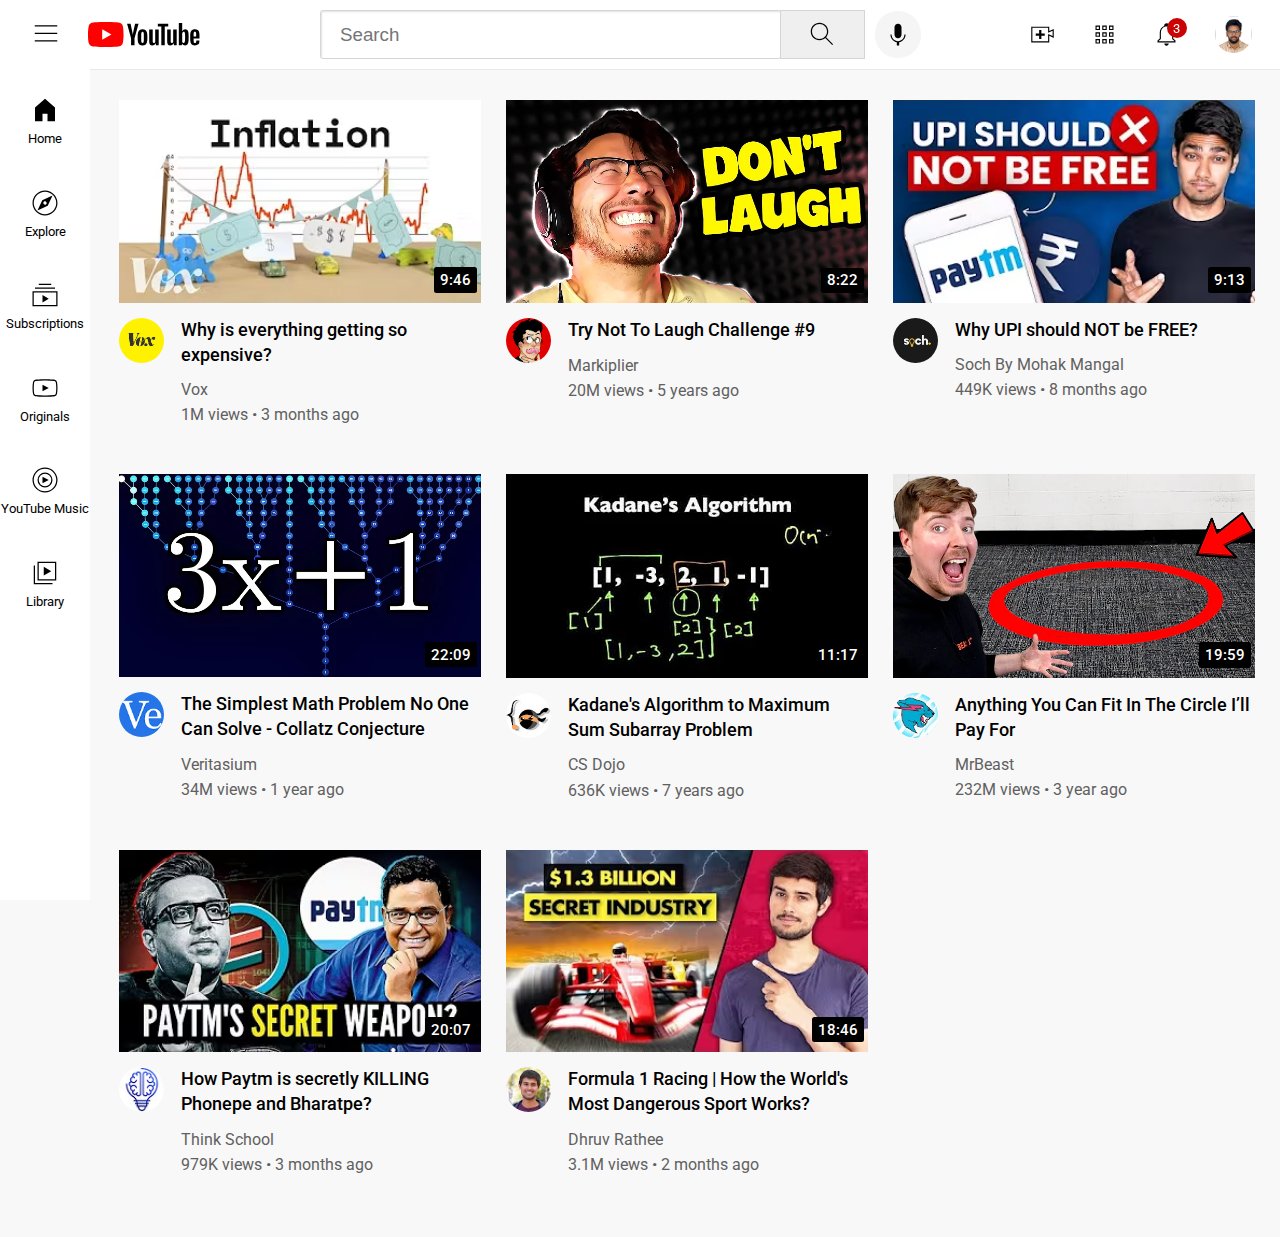
<file: index.html>
<!DOCTYPE html>
<html>
  <head>
    <title>
      Youtube Clone
    </title>
    <link rel="stylesheet" href="youtube-css/video-preview.css">
    <link rel="stylesheet" href="youtube-css/general.css">
    <link rel="stylesheet" href="youtube-css/header.css">
    <link rel="stylesheet" href="youtube-css/side-bar.css">
    <link rel="preconnect" href="https://fonts.googleapis.com">
    <link rel="preconnect" href="https://fonts.gstatic.com" crossorigin>
    <link href="https://fonts.googleapis.com/css2?family=Roboto:wght@400;500;700&display=swap" rel="stylesheet">
  </head>
  <body>
    <header class="header">
      <div class="left-section">
        <img src="icons/hamburger-menu.svg" class="hamburger-menu">
        <img src="icons/youtube-logo.svg" class="youtube-logo">
      </div>
      <div class="middle-section">
        <input type="text" class="search-box" placeholder="Search">
        <button class="search-button">
          <img src="icons/search.svg" class="search-image">
          <div class="tooltip">Search</div>
        </button>
        <button class="voice-button">
          <img src="icons/voice-search-icon.svg" class="voice-search-image">
          <div class="tooltip">Search with your voice</div>
        </button>
      </div>
      <div class="right-section">
          <div class="upload-container">
            <img src="icons/upload.svg" class="upload-image">
            <div class="tooltip">Create</div>
          </div>
          <div class="youtube-apps-container">
            <img src="icons/youtube-apps.svg" class="youtube-apps-image">
            <div class="tooltip">YouTube Apps</div>
          </div>
          <div class="notifications-link">
            <img src="icons/notifications.svg" class="notifications-image">
            <div class="notification-number">3</div>
            <div class="tooltip">Notifications</div>
          </div>
          <img src="channel-dp/personal-channel-dp.jpeg" class="personal-channel-image">
      </div>
    </header>
    <nav class="side-bar">
      <div class="side-bar-link">
        <img src="icons/home.svg" class="home-image">
        <p class="icon-names">Home</p>
      </div>
      <div class="side-bar-link">
        <img src="icons/explore.svg" class="icons-image">
        <p class="icon-names">Explore</p>
      </div>
      <div class="side-bar-link">
        <img src="icons/subscriptions.svg" class="subscriptions-image">
        <p class="icon-names">Subscriptions</p>
      </div>
      <div class="side-bar-link">
        <img src="icons/originals.svg" class="originals-image">
        <p class="icon-names">Originals</p>
      </div>
      <div class="side-bar-link">
        <img src="icons/youtube-music.svg" class="youtube-music-image">
        <p class="icon-names">YouTube Music</p>
      </div>
      <div class="side-bar-link">
        <img src="icons/library.svg" class="library-image">
        <p class="icon-names">Library</p>
      </div>
    </nav>
    <main>
      <section class="video-grid">
        <div class="video-preview">
          <div class="thumbnail-row">
            <a href="https://www.youtube.com/watch?v=qlKx8uc_ppU"><img class="thumbnail" src="thumbnails/thumbnail-1.avif"></a>
            <div class="video-time">9:46</div>
          </div>
          <div class="video-info-grid">
            <div class="channel-dp">
              <img src="channel-dp/channel-1.jpeg" class="channel-picture">
            </div>
            <div class="video-info">
              <p class="title">Why is everything getting so expensive?</p>
              <p class="channel-name">Vox</p>
              <p class="stats">1M views  &#x2022; 3 months ago</p>
            </div>
          </div>     
        </div>
        <div class="video-preview">
          <div class="thumbnail-row">
            <a href="https://www.youtube.com/watch?v=mP0RAo9SKZk"><img class="thumbnail" src="thumbnails/thumbnail-2.webp"></a>
            <div class="video-time">8:22</div>
          </div>
          <div class="video-info-grid">
            <div class="channel-dp">
              <img src="channel-dp/channel-2.jpeg" class="channel-picture">
            </div>
            <div class="video-info">
              <p class="title">Try Not To Laugh Challenge #9</p>
              <p class="channel-name">Markiplier</p>
              <p class="stats">20M views  &#x2022; 5 years ago</p>
            </div>
          </div>     
        </div>
        <div class="video-preview">
          <div class="thumbnail-row">
            <a href="https://www.youtube.com/watch?v=lHrK2MYe9Zg"><img class="thumbnail" src="thumbnails/thumbnail-3.avif"></a>
            <div class="video-time">9:13</div>
          </div>
          <div class="video-info-grid">
            <div class="channel-dp">
              <img src="channel-dp/channel-3.jpeg" class="channel-picture">
            </div>
            <div class="video-info">
              <p class="title">Why UPI should NOT be FREE?</p>
              <p class="channel-name">Soch By Mohak Mangal</p>
              <p class="stats">449K views  &#x2022; 8 months ago</p>
            </div>
          </div>     
        </div>
        <div class="video-preview">
          <div class="thumbnail-row">
            <a href="https://www.youtube.com/watch?v=094y1Z2wpJg"><img class="thumbnail" src="thumbnails/thumbnail-4.webp"></a>
            <div class="video-time">22:09</div>
          </div>
          <div class="video-info-grid">
            <div class="channel-dp">
              <img src="channel-dp/channel-4.jpeg" class="channel-picture">
            </div>
            <div class="video-info">
              <p class="title">
                The Simplest Math Problem No One Can Solve - Collatz Conjecture</p>
              <p class="channel-name">Veritasium</p>
              <p class="stats">34M views  &#x2022;  1 year ago</p>
            </div>
          </div>     
        </div>
        <div class="video-preview">
          <div class="thumbnail-row">
            <a href="https://www.youtube.com/watch?v=86CQq3pKSUw"><img class="thumbnail" src="thumbnails/thumbnail-5.webp"></a>
            <div class="video-time">11:17</div>
          </div>
          <div class="video-info-grid">
            <div class="channel-dp">
              <img src="channel-dp/channel-5.jpeg" class="channel-picture">
            </div>
            <div class="video-info">
              <p class="title">        
              Kadane's Algorithm to Maximum Sum Subarray Problem</p>
              <p class="channel-name">CS Dojo</p>
              <p class="stats">636K views &#x2022;  7 years ago</p>
            </div>
          </div>     
        </div>
        <div class="video-preview">
          <div class="thumbnail-row">
            <a href="https://www.youtube.com/watch?v=yXWw0_UfSFg"><img class="thumbnail" src="thumbnails/thumbnail-6.webp"></a>
            <div class="video-time">19:59</div>
          </div>
          <div class="video-info-grid">
            <div class="channel-dp">
              <img src="channel-dp/channel-6.jpeg" class="channel-picture">
            </div>
            <div class="video-info">
              <p class="title">        
                Anything You Can Fit In The Circle I’ll Pay For</p>
              <p class="channel-name">MrBeast</p>
              <p class="stats">232M views &#x2022;  3 year ago</p>
            </div>
          </div>     
        </div>
        <div class="video-preview">
          <div class="thumbnail-row">
            <a href="https://www.youtube.com/watch?v=7TcG9cPj2gA"><img class="thumbnail" src="thumbnails/thumbnail-7.avif"></a>
            <div class="video-time">20:07</div>
          </div>
          <div class="video-info-grid">
            <div class="channel-dp">
              <img src="channel-dp/channel-7.jpeg" class="channel-picture">
            </div>
            <div class="video-info">
              <p class="title">        
                How Paytm is secretly KILLING Phonepe and Bharatpe?</p>
              <p class="channel-name">Think School</p>
              <p class="stats">979K views &#x2022;  3 months ago</p>
            </div>
          </div>     
        </div>
        <div class="video-preview">
          <div class="thumbnail-row">
            <a href="https://www.youtube.com/watch?v=YYQXk1t_JHM"><img class="thumbnail" src="thumbnails/thumbnail-8.avif"></a>
            <div class="video-time">18:46</div>
          </div>
          <div class="video-info-grid">
            <div class="channel-dp">
              <img src="channel-dp/channel-8.jpeg" class="channel-picture">
            </div>
            <div class="video-info">
              <p class="title">        
                Formula 1 Racing | How the World's Most Dangerous Sport Works?</p>
              <p class="channel-name">Dhruv Rathee</p>
              <p class="stats">3.1M views &#x2022;  2 months ago</p>
            </div>
          </div>     
        </div>
  </section>
</main>
  </body>
</html>
</file>
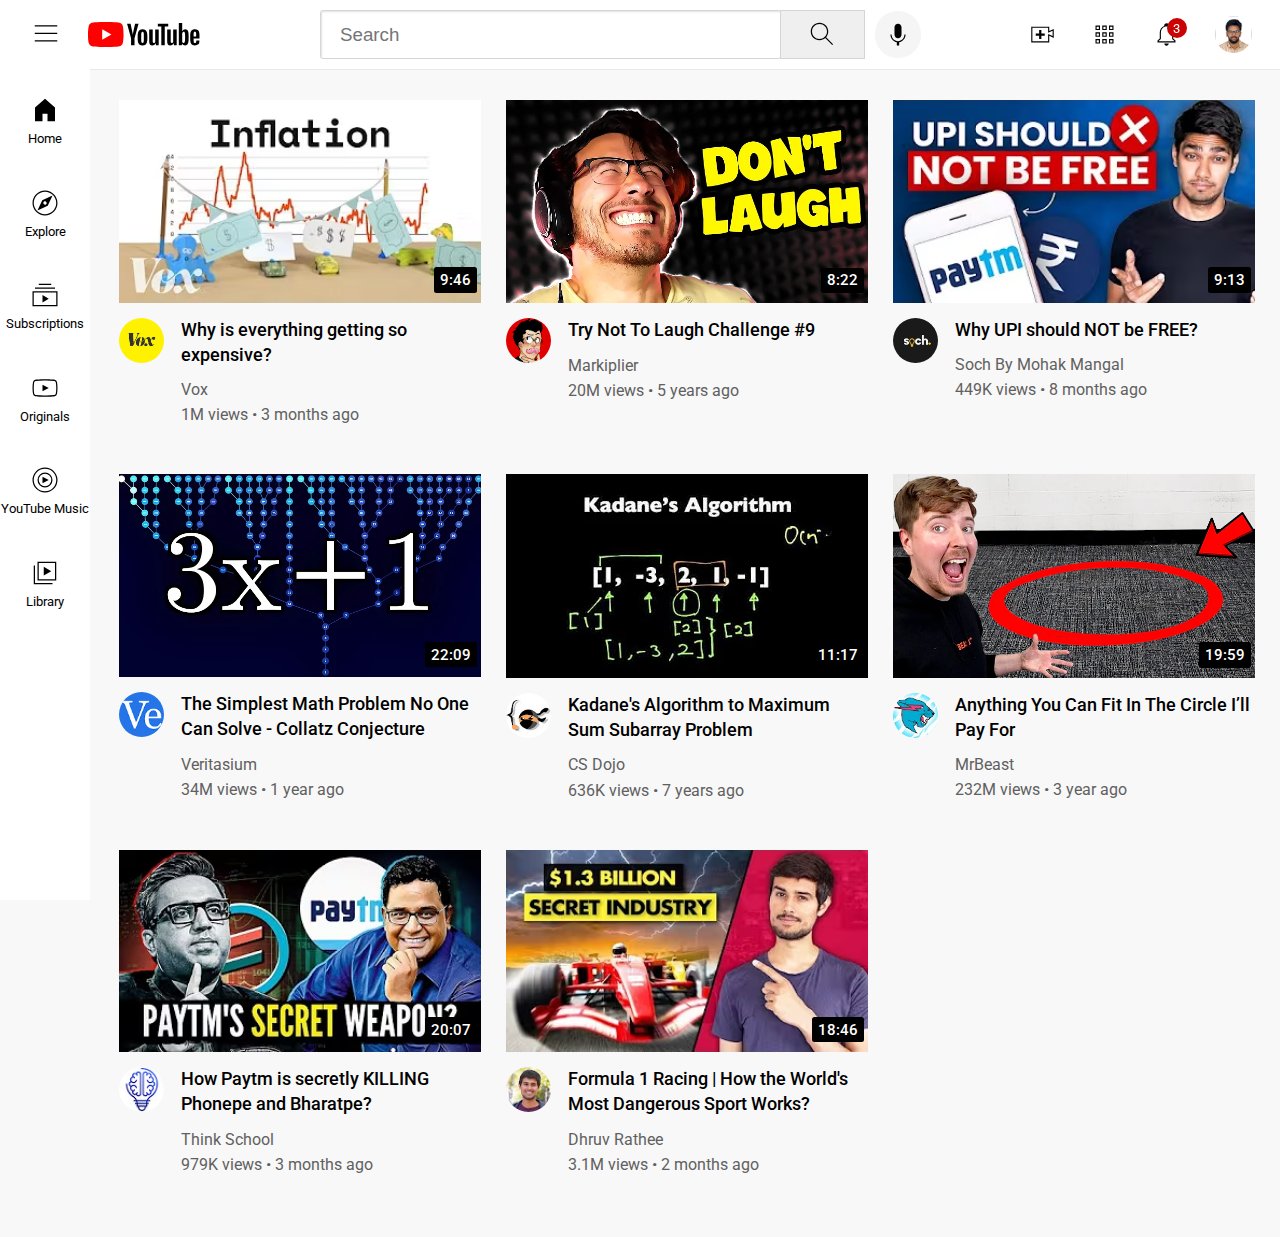
<file: youtube.html>
<!DOCTYPE html>
<html>
  <head>
    <title>
      Youtube Clone
    </title>
    <link rel="stylesheet" href="youtube-css/video-preview.css">
    <link rel="stylesheet" href="youtube-css/general.css">
    <link rel="stylesheet" href="youtube-css/header.css">
    <link rel="stylesheet" href="youtube-css/side-bar.css">
    <link rel="preconnect" href="https://fonts.googleapis.com">
    <link rel="preconnect" href="https://fonts.gstatic.com" crossorigin>
    <link href="https://fonts.googleapis.com/css2?family=Roboto:wght@400;500;700&display=swap" rel="stylesheet">
  </head>
  <body>
    <header class="header">
      <div class="left-section">
        <img src="icons/hamburger-menu.svg" class="hamburger-menu">
        <img src="icons/youtube-logo.svg" class="youtube-logo">
      </div>
      <div class="middle-section">
        <input type="text" class="search-box" placeholder="Search">
        <button class="search-button">
          <img src="icons/search.svg" class="search-image">
          <div class="tooltip">Search</div>
        </button>
        <button class="voice-button">
          <img src="icons/voice-search-icon.svg" class="voice-search-image">
          <div class="tooltip">Search with your voice</div>
        </button>
      </div>
      <div class="right-section">
          <div class="upload-container">
            <img src="icons/upload.svg" class="upload-image">
            <div class="tooltip">Create</div>
          </div>
          <div class="youtube-apps-container">
            <img src="icons/youtube-apps.svg" class="youtube-apps-image">
            <div class="tooltip">YouTube Apps</div>
          </div>
          <div class="notifications-link">
            <img src="icons/notifications.svg" class="notifications-image">
            <div class="notification-number">3</div>
            <div class="tooltip">Notifications</div>
          </div>
          <img src="channel-dp/personal-channel-dp.jpeg" class="personal-channel-image">
      </div>
    </header>
    <nav class="side-bar">
      <div class="side-bar-link">
        <img src="icons/home.svg" class="home-image">
        <p class="icon-names">Home</p>
      </div>
      <div class="side-bar-link">
        <img src="icons/explore.svg" class="icons-image">
        <p class="icon-names">Explore</p>
      </div>
      <div class="side-bar-link">
        <img src="icons/subscriptions.svg" class="subscriptions-image">
        <p class="icon-names">Subscriptions</p>
      </div>
      <div class="side-bar-link">
        <img src="icons/originals.svg" class="originals-image">
        <p class="icon-names">Originals</p>
      </div>
      <div class="side-bar-link">
        <img src="icons/youtube-music.svg" class="youtube-music-image">
        <p class="icon-names">YouTube Music</p>
      </div>
      <div class="side-bar-link">
        <img src="icons/library.svg" class="library-image">
        <p class="icon-names">Library</p>
      </div>
    </nav>
    <main>
      <section class="video-grid">
        <div class="video-preview">
          <div class="thumbnail-row">
            <a href="https://www.youtube.com/watch?v=qlKx8uc_ppU"><img class="thumbnail" src="thumbnails/thumbnail-1.avif"></a>
            <div class="video-time">9:46</div>
          </div>
          <div class="video-info-grid">
            <div class="channel-dp">
              <img src="channel-dp/channel-1.jpeg" class="channel-picture">
            </div>
            <div class="video-info">
              <p class="title">Why is everything getting so expensive?</p>
              <p class="channel-name">Vox</p>
              <p class="stats">1M views  &#x2022; 3 months ago</p>
            </div>
          </div>     
        </div>
        <div class="video-preview">
          <div class="thumbnail-row">
            <a href="https://www.youtube.com/watch?v=mP0RAo9SKZk"><img class="thumbnail" src="thumbnails/thumbnail-2.webp"></a>
            <div class="video-time">8:22</div>
          </div>
          <div class="video-info-grid">
            <div class="channel-dp">
              <img src="channel-dp/channel-2.jpeg" class="channel-picture">
            </div>
            <div class="video-info">
              <p class="title">Try Not To Laugh Challenge #9</p>
              <p class="channel-name">Markiplier</p>
              <p class="stats">20M views  &#x2022; 5 years ago</p>
            </div>
          </div>     
        </div>
        <div class="video-preview">
          <div class="thumbnail-row">
            <a href="https://www.youtube.com/watch?v=lHrK2MYe9Zg"><img class="thumbnail" src="thumbnails/thumbnail-3.avif"></a>
            <div class="video-time">9:13</div>
          </div>
          <div class="video-info-grid">
            <div class="channel-dp">
              <img src="channel-dp/channel-3.jpeg" class="channel-picture">
            </div>
            <div class="video-info">
              <p class="title">Why UPI should NOT be FREE?</p>
              <p class="channel-name">Soch By Mohak Mangal</p>
              <p class="stats">449K views  &#x2022; 8 months ago</p>
            </div>
          </div>     
        </div>
        <div class="video-preview">
          <div class="thumbnail-row">
            <a href="https://www.youtube.com/watch?v=094y1Z2wpJg"><img class="thumbnail" src="thumbnails/thumbnail-4.webp"></a>
            <div class="video-time">22:09</div>
          </div>
          <div class="video-info-grid">
            <div class="channel-dp">
              <img src="channel-dp/channel-4.jpeg" class="channel-picture">
            </div>
            <div class="video-info">
              <p class="title">
                The Simplest Math Problem No One Can Solve - Collatz Conjecture</p>
              <p class="channel-name">Veritasium</p>
              <p class="stats">34M views  &#x2022;  1 year ago</p>
            </div>
          </div>     
        </div>
        <div class="video-preview">
          <div class="thumbnail-row">
            <a href="https://www.youtube.com/watch?v=86CQq3pKSUw"><img class="thumbnail" src="thumbnails/thumbnail-5.webp"></a>
            <div class="video-time">11:17</div>
          </div>
          <div class="video-info-grid">
            <div class="channel-dp">
              <img src="channel-dp/channel-5.jpeg" class="channel-picture">
            </div>
            <div class="video-info">
              <p class="title">        
              Kadane's Algorithm to Maximum Sum Subarray Problem</p>
              <p class="channel-name">CS Dojo</p>
              <p class="stats">636K views &#x2022;  7 years ago</p>
            </div>
          </div>     
        </div>
        <div class="video-preview">
          <div class="thumbnail-row">
            <a href="https://www.youtube.com/watch?v=yXWw0_UfSFg"><img class="thumbnail" src="thumbnails/thumbnail-6.webp"></a>
            <div class="video-time">19:59</div>
          </div>
          <div class="video-info-grid">
            <div class="channel-dp">
              <img src="channel-dp/channel-6.jpeg" class="channel-picture">
            </div>
            <div class="video-info">
              <p class="title">        
                Anything You Can Fit In The Circle I’ll Pay For</p>
              <p class="channel-name">MrBeast</p>
              <p class="stats">232M views &#x2022;  3 year ago</p>
            </div>
          </div>     
        </div>
        <div class="video-preview">
          <div class="thumbnail-row">
            <a href="https://www.youtube.com/watch?v=7TcG9cPj2gA"><img class="thumbnail" src="thumbnails/thumbnail-7.avif"></a>
            <div class="video-time">20:07</div>
          </div>
          <div class="video-info-grid">
            <div class="channel-dp">
              <img src="channel-dp/channel-7.jpeg" class="channel-picture">
            </div>
            <div class="video-info">
              <p class="title">        
                How Paytm is secretly KILLING Phonepe and Bharatpe?</p>
              <p class="channel-name">Think School</p>
              <p class="stats">979K views &#x2022;  3 months ago</p>
            </div>
          </div>     
        </div>
        <div class="video-preview">
          <div class="thumbnail-row">
            <a href="https://www.youtube.com/watch?v=YYQXk1t_JHM"><img class="thumbnail" src="thumbnails/thumbnail-8.avif"></a>
            <div class="video-time">18:46</div>
          </div>
          <div class="video-info-grid">
            <div class="channel-dp">
              <img src="channel-dp/channel-8.jpeg" class="channel-picture">
            </div>
            <div class="video-info">
              <p class="title">        
                Formula 1 Racing | How the World's Most Dangerous Sport Works?</p>
              <p class="channel-name">Dhruv Rathee</p>
              <p class="stats">3.1M views &#x2022;  2 months ago</p>
            </div>
          </div>     
        </div>
  </section>
</main>
  </body>
</html>
</file>
<file: youtube-css/video-preview.css>
.video-grid {
  display: grid;
  grid-template-columns: 1fr 1fr 1fr;
  column-gap: 20px;
  row-gap: 40px;
}

@media (max-width: 1000px){
  .video-grid {
    grid-template-columns: 1fr 1fr;
  }
}

@media (min-width: 1750px){
  .video-grid {
    grid-template-columns: 1fr 1fr 1fr 1fr;
  }
}

.thumbnail-row {
  margin-bottom: 8px;
  position: relative;
}

.thumbnail {
  width: 100%;
  cursor: pointer;
}
.video-time {
  position: absolute;
  background-color: black;
  color: white;
  font-weight: 500;
  font-size: 12px;
  padding: 3px 5px 3px 5px;
  bottom: 12px;
  right: 3px;
  border-radius: 2px;
}

.video-info-grid {
  display: grid;
  grid-template-columns: 50px 1fr;
}

.channel-picture {
  width: 36px;
  border-radius: 50px;
}
.title {
  font-size: 14px;
  line-height: 20px;
  font-weight: 500;
  margin-bottom: 10px;
}
.channel-name, .stats {
  color: rgb(96, 96, 96);
  font-size: 13px;

}
.stats {
  margin-top: 5px;
}
</file>
<file: youtube-css/general.css>
p {
  font-family: Roboto, Arial;
  margin-top: 0;
  margin-bottom: 0;
}
body {
  font-family: Roboto, Arial;
  padding-bottom: 50px;
  margin: 0;
  padding-top: 80px;
  padding-left:95px;
  padding-right: 20px;
  background-color: rgb(248, 248, 248);
  zoom: 125%;
}
</file>
<file: youtube-css/header.css>
.header {
  display: flex;
  flex-direction: row;
  justify-content: space-between;
  height: 55px;
  position: fixed;
  top: 0;
  left:0;
  right:0;
  background-color: white;
  border-bottom-width: 1px;
  border-bottom-style: solid;
  border-bottom-color: rgb(233, 233, 233);
  z-index: 100;
}
.left-section {
  display: flex;
  align-items: center;
}
.hamburger-menu {
  height: 24px;
  margin-left: 25px;
}
.youtube-logo {
  height: 20px;
  margin-left: 21px;
}
.middle-section {
  flex: 1;
  margin-left: 55px;
  margin-right: 45px;
  max-width: 500p;
  display: flex;
  align-items: center;
  justify-content: center;
}
.search-box {
  flex: 1;
  height: 36px;
  margin-top:0;
  padding-left: 15px;
  border-width: 1px;
  border-color: rgb(214, 212, 212);
  border-style: solid;
  border-width: 1px;
  width: 0;
  border-radius: 2px;
  box-shadow: inset 1px 1px 1px rgba(0,0,0,0.1);
  max-width: 350px;
  outline: 0;
  font-size: 18px;

}
.search-box::placeholder {
  font-size: 15px;
}
.search-box:focus {
  border-color: blue;
  margin-right: 1px;
}

.search-button {
  width: 68px;
  height: 39px;
  margin-right: 8px;
  border: 1px solid rgb(214, 212, 212);
  border-width: 1px;
  margin-left: -1px;
}

.search-button,.voice-button,.upload-container,.youtube-apps-container {
  position: relative;
  cursor: pointer;
  display: flex;
  justify-content: center;
  align-items: center;
}
.search-button .tooltip,
.voice-button .tooltip,
.upload-container .tooltip,
.youtube-apps-container .tooltip,
.notifications-link .tooltip {
  position: absolute;
  bottom: -45px;
  background-color: rgb(99, 99, 99);
  color: white;
  padding-left: 6px;
  padding-right: 6px;
  padding-bottom: 10px;
  padding-top: 10px;
  font-size: 12px;
  border-radius: 2px;
  opacity: 0;
  pointer-events: none;
  white-space: nowrap;
  
  
}
.search-button:hover,
.voice-button:hover {
  background-color: rgb(240, 237, 237);
}
.search-button:hover .tooltip,
.voice-button:hover .tooltip,
.upload-container:hover .tooltip,
.youtube-apps-container:hover .tooltip,
.notifications-link:hover .tooltip {
  opacity: 1;
}

.search-image {
  height:24px;
}

.voice-button {
  width: 37px;
  height: 37px;
  border-radius: 18px;
  border: none;
  background-color: rgb(245, 245, 245);
}
.voice-search-image {
  width: 23px;
}
.right-section {
  width: 179px;
  display: flex;
  align-items: center;
  justify-content: space-between;
  padding-right: 22px;
  flex-shrink: 0;

}
.upload-image {
  width: 22px;
}
.youtube-apps-image {
  width: 22px;
}
.notifications-image {
  width: 22px;
}
.notifications-link {
  position: relative;
  display: flex;
  justify-content: center;
  align-items: center;
  cursor: pointer;
}
.notification-number {
  position: absolute;
  top: -2px;
  right:-5px;
  background-color: rgb(202, 4, 4);
  color: white;
  padding-left: 5px;
  padding-right: 5px;
  padding-top: 2px;
  padding-bottom: 2px;
  border-radius: 8px;
  font-size: 10px;
  

}
.personal-channel-image {
  width: 30px;
  height: 30px;
  border-radius: 15px;
  object-fit: cover;
  object-position: top;
}
</file>
<file: youtube-css/side-bar.css>
.side-bar {
  background-color:white;
  position: fixed;
  top:55px;
  bottom: 0;
  left: 0;
  width: 72px;
  padding-top: 5px;
  padding-bottom: 45px;
  flex-shrink: 0;
  z-index: 300;

}

.home-image, .icons-image, .subscriptions-image,.originals-image,.youtube-music-image, .library-image {
  height: 24px;
}

.icon-names {
  margin-top: 5px;
  font-size: 10px;
}
.side-bar-link {
  height: 73px;
  margin-bottom: 1px;
  display: flex;
  flex-direction: column;
  align-items: center;
  justify-content: center;
  cursor: pointer;
  transition: background-color 0.15s;
}
.side-bar-link:hover {
  background-color: rgb(230, 227, 227);
}
</file>
